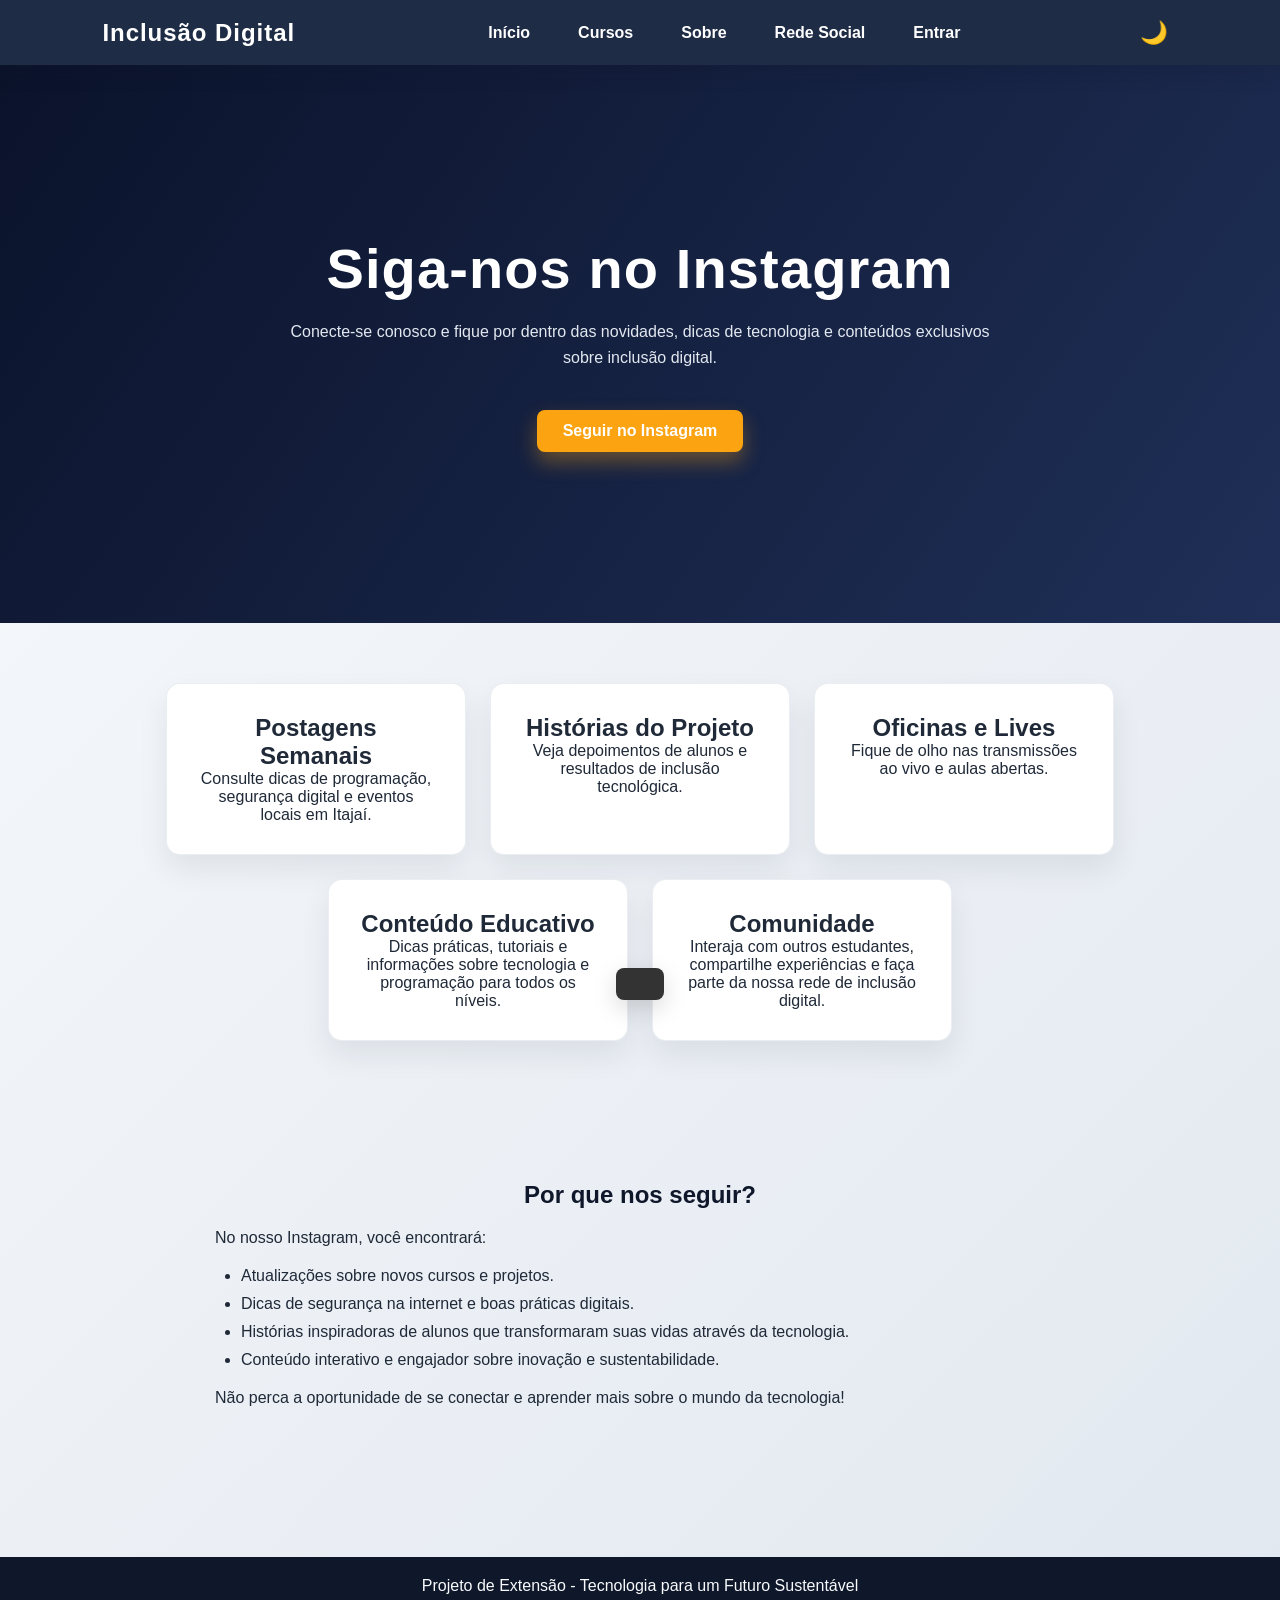
<file: rede_social.html>
<!DOCTYPE html>
<html lang="pt-br">
<head>
    <meta charset="UTF-8">
    <meta name="viewport" content="width=device-width, initial-scale=1.0">
    <title>Rede Social - Plataforma de Inclusão Digital</title>
    <link rel="stylesheet" href="styles.css">
</head>
<body>

<header>
    <div class="logo">Inclusão Digital</div>
    <button class="menu-toggle" id="menuToggle" aria-label="Abrir menu">☰</button>
    <nav id="mainNav">
        <a href="index.html">Início</a>
        <a href="curso.html">Cursos</a>
        <a href="sobre.html">Sobre</a>
        <a href="rede_social.html">Rede Social</a>
        <a href="index.html#authPanel">Entrar</a>
    </nav>
    <button class="theme-toggle" id="themeToggle" aria-label="Alternar tema">🌙</button>
</header>

<section class="hero">
    <div class="hero-text">
        <h1>Siga-nos no Instagram</h1>
        <p>Conecte-se conosco e fique por dentro das novidades, dicas de tecnologia e conteúdos exclusivos sobre inclusão digital.</p>
        <a href="https://www.instagram.com/auxilio.tecnologia/?utm_source=ig_web_button_share_sheet" class="btn" target="_blank">Seguir no Instagram</a>
    </div>
</section>

<section class="ods">
    <div class="ods-card" style="animation-delay: 0.1s;">
        <h2>Postagens Semanais</h2>
        <p>Consulte dicas de programação, segurança digital e eventos locais em Itajaí.</p>
    </div>
    <div class="ods-card" style="animation-delay: 0.3s;">
        <h2>Histórias do Projeto</h2>
        <p>Veja depoimentos de alunos e resultados de inclusão tecnológica.</p>
    </div>
    <div class="ods-card" style="animation-delay: 0.5s;">
        <h2>Oficinas e Lives</h2>
        <p>Fique de olho nas transmissões ao vivo e aulas abertas.</p>
    </div>
    <div class="ods-card">
        <h2>Conteúdo Educativo</h2>
        <p>Dicas práticas, tutoriais e informações sobre tecnologia e programação para todos os níveis.</p>
    </div>
    <div class="ods-card">
        <h2>Comunidade</h2>
        <p>Interaja com outros estudantes, compartilhe experiências e faça parte da nossa rede de inclusão digital.</p>
    </div>
</section>

<section class="sobre-projeto">
    <h2>Por que nos seguir?</h2>
    <p>No nosso Instagram, você encontrará:</p>
    <ul>
        <li>Atualizações sobre novos cursos e projetos.</li>
        <li>Dicas de segurança na internet e boas práticas digitais.</li>
        <li>Histórias inspiradoras de alunos que transformaram suas vidas através da tecnologia.</li>
        <li>Conteúdo interativo e engajador sobre inovação e sustentabilidade.</li>
    </ul>
    <p>Não perca a oportunidade de se conectar e aprender mais sobre o mundo da tecnologia!</p>
</section>

<footer>
    <p>Projeto de Extensão - Tecnologia para um Futuro Sustentável</p>
</footer>

<script src="notifications.js"></script>

<script>
    const menuToggle = document.getElementById('menuToggle');
    const mainNav = document.getElementById('mainNav');
    menuToggle.addEventListener('click', () => mainNav.classList.toggle('show'));

    // Dark Mode Toggle
    const themeToggle = document.getElementById('themeToggle');
    const savedTheme = localStorage.getItem('theme') || 'light';
    if (savedTheme === 'dark') {
        document.body.classList.add('dark-mode');
        themeToggle.textContent = '☀️';
    }
    themeToggle.addEventListener('click', () => {
        document.body.classList.toggle('dark-mode');
        localStorage.setItem('theme', document.body.classList.contains('dark-mode') ? 'dark' : 'light');
        themeToggle.textContent = document.body.classList.contains('dark-mode') ? '☀️' : '🌙';
    });
</script>

<div id="toast" class="toast"></div>
</body>
</html>
</file>
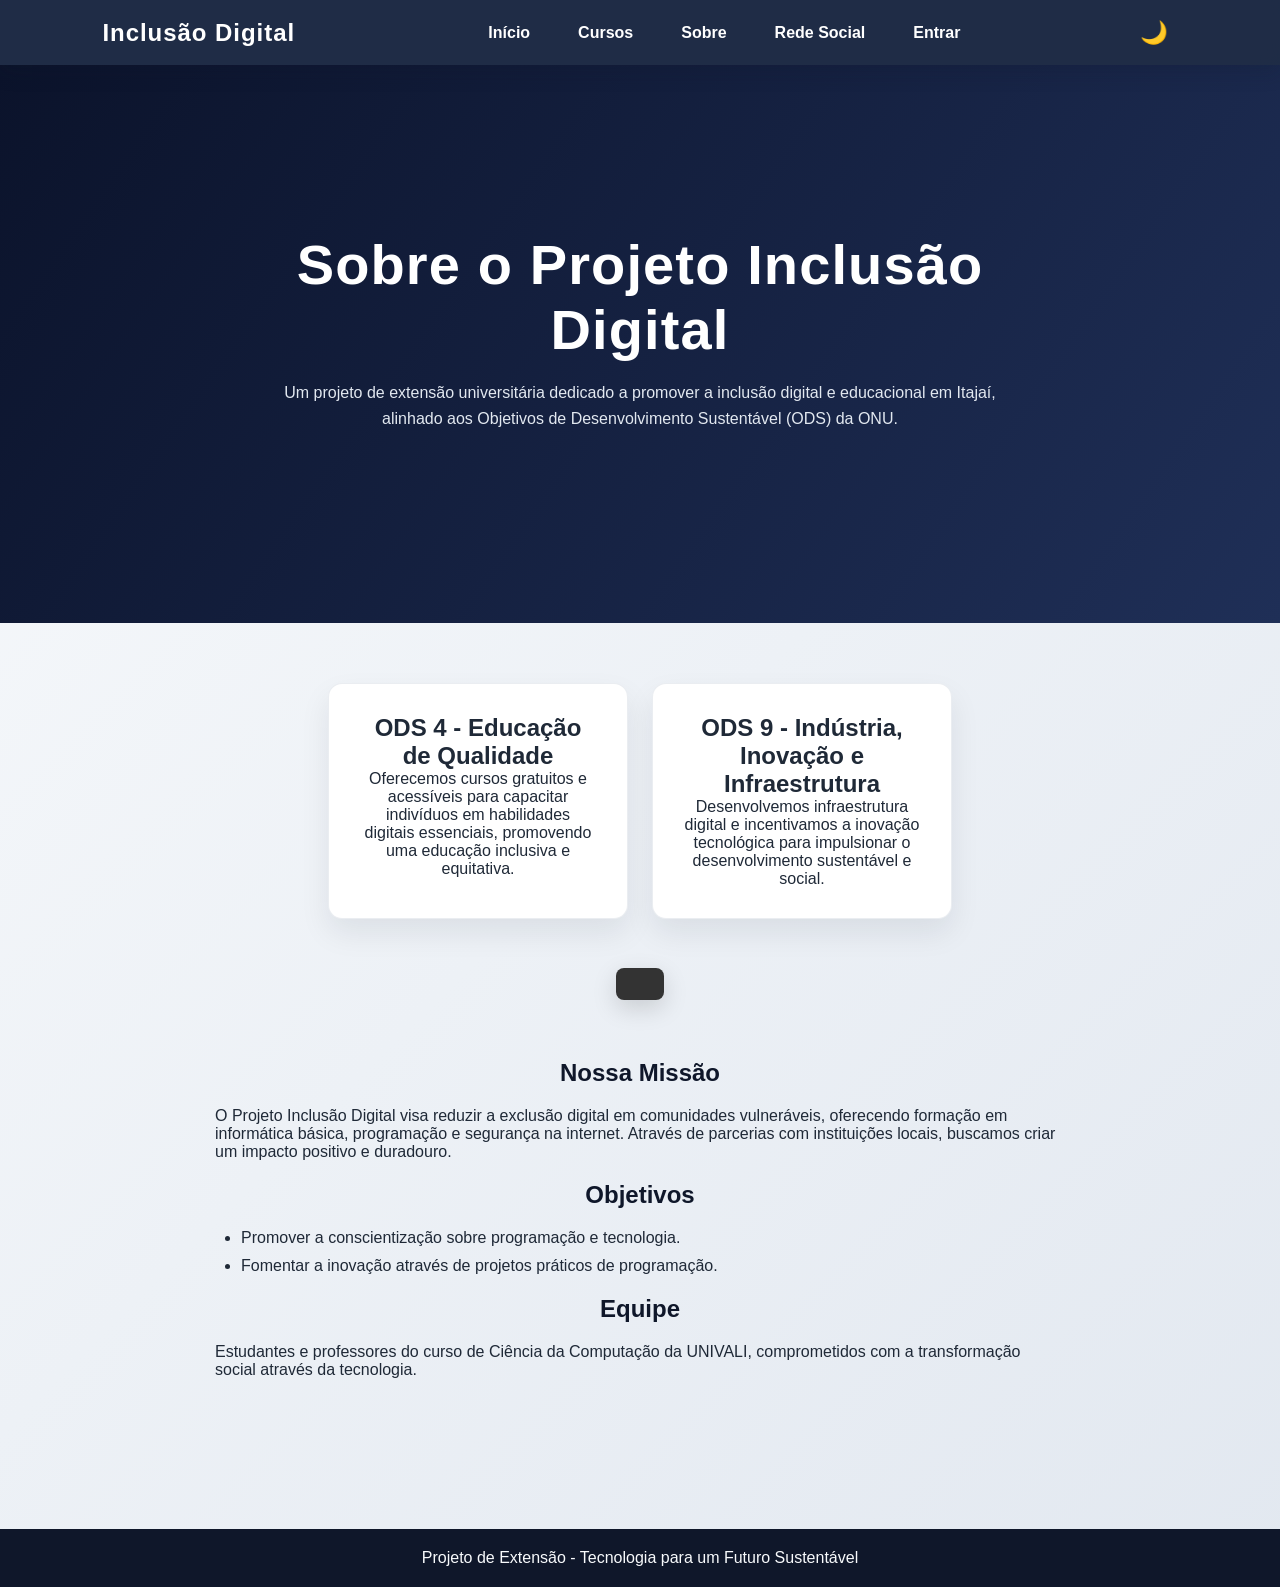
<file: sobre.html>
<!DOCTYPE html>
<html lang="pt-br">
<head>
    <meta charset="UTF-8">
    <meta name="viewport" content="width=device-width, initial-scale=1.0">
    <title>Sobre - Plataforma de Inclusão Digital</title>
    <link rel="stylesheet" href="styles.css">
</head>
<body>

<header>
    <div class="logo">Inclusão Digital</div>
    <button class="menu-toggle" id="menuToggle" aria-label="Abrir menu">☰</button>
    <nav id="mainNav">
        <a href="index.html">Início</a>
        <a href="curso.html">Cursos</a>
        <a href="sobre.html">Sobre</a>
        <a href="rede_social.html">Rede Social</a>
        <a href="index.html#authPanel">Entrar</a>
    </nav>
    <button class="theme-toggle" id="themeToggle" aria-label="Alternar tema">🌙</button>
</header>

<section class="hero">
    <div class="hero-text">
        <h1>Sobre o Projeto Inclusão Digital</h1>
        <p>Um projeto de extensão universitária dedicado a promover a inclusão digital e educacional em Itajaí, alinhado aos Objetivos de Desenvolvimento Sustentável (ODS) da ONU.</p>
    </div>
</section>

<section class="ods">
    <div class="ods-card">
        <h2>ODS 4 - Educação de Qualidade</h2>
        <p>Oferecemos cursos gratuitos e acessíveis para capacitar indivíduos em habilidades digitais essenciais, promovendo uma educação inclusiva e equitativa.</p>
    </div>
    <div class="ods-card">
        <h2>ODS 9 - Indústria, Inovação e Infraestrutura</h2>
        <p>Desenvolvemos infraestrutura digital e incentivamos a inovação tecnológica para impulsionar o desenvolvimento sustentável e social.</p>
    </div>
</section>

<section class="sobre-projeto">
    <h2>Nossa Missão</h2>
    <p>O Projeto Inclusão Digital visa reduzir a exclusão digital em comunidades vulneráveis, oferecendo formação em informática básica, programação e segurança na internet. Através de parcerias com instituições locais, buscamos criar um impacto positivo e duradouro.</p>
    <h2>Objetivos</h2>
    <ul>
        <li>Promover a conscientização sobre programação e tecnologia.</li>
        <li>Fomentar a inovação através de projetos práticos de programação.</li>
    </ul>
    <h2>Equipe</h2>
    <p>Estudantes e professores do curso de Ciência da Computação da UNIVALI, comprometidos com a transformação social através da tecnologia.</p>
</section>

<footer>
    <p>Projeto de Extensão - Tecnologia para um Futuro Sustentável</p>
</footer>

<script src="notifications.js"></script>

<script>
    const menuToggle = document.getElementById('menuToggle');
    const mainNav = document.getElementById('mainNav');
    menuToggle.addEventListener('click', () => mainNav.classList.toggle('show'));

    // Dark Mode Toggle
    const themeToggle = document.getElementById('themeToggle');
    const savedTheme = localStorage.getItem('theme') || 'light';
    if (savedTheme === 'dark') {
        document.body.classList.add('dark-mode');
        themeToggle.textContent = '☀️';
    }
    themeToggle.addEventListener('click', () => {
        document.body.classList.toggle('dark-mode');
        localStorage.setItem('theme', document.body.classList.contains('dark-mode') ? 'dark' : 'light');
        themeToggle.textContent = document.body.classList.contains('dark-mode') ? '☀️' : '🌙';
    });
</script>

<div id="toast" class="toast"></div>
</body>
</html>
</file>
<file: styles.css>
* {
    margin: 0;
    padding: 0;
    box-sizing: border-box;
    font-family: 'Inter', Arial, Helvetica, sans-serif;
}

:root {
    --main: #0f172a;
    --accent: #fca311;
    --softcard: #ffffff;
    --text: #1f2937;
    --muted: #64748b;
}

body {
    background: linear-gradient(135deg, #f8fafc 0%, #e2e8f0 100%);
    color: var(--text);
    min-height: 100vh;
    scroll-behavior: smooth;
}

header {
    position: sticky;
    top: 0;
    z-index: 100;
    background-color: rgba(20, 33, 61, 0.95);
    color: white;
    padding: 14px 8%;
    display: flex;
    justify-content: space-between;
    align-items: center;
    box-shadow: 0 6px 20px rgba(15, 23, 42, 0.2);
    backdrop-filter: blur(8px);
    gap: 24px;
}

#mainNav {
    display: flex;
    gap: 24px;
    align-items: center;
    flex: 1;
    justify-content: center;
}

.logo {
    font-size: 1.5rem;
    font-weight: 700;
    letter-spacing: 0.04em;
}

nav a {
    color: white;
    text-decoration: none;
    margin-left: 24px;
    font-weight: 600;
    transition: color 0.25s ease, transform 0.25s ease;
}

.menu-toggle {
    display: none;
    background: transparent;
    border: 0;
    color: white;
    font-size: 1.8rem;
    cursor: pointer;
}

nav a:hover {
    color: #fca311;
    transform: translateY(-1px);
}

.section-title {
    margin-bottom: 28px;
    font-size: 2.2rem;
    font-weight: 800;
    color: var(--main);
}

body.dark-mode .section-title {
    color: #f0f0f0;
}

.benefits {
    padding: 80px 10%;
    display: grid;
    grid-template-columns: repeat(auto-fit, minmax(220px, 1fr));
    gap: 20px;
    margin-top: 30px;
}

.benefit-card {
    background-color: var(--softcard);
    border-radius: 14px;
    border: 1px solid rgba(148, 163, 184, 0.2);
    padding: 20px;
    box-shadow: 0 12px 24px rgba(15, 23, 42, 0.09);
    transition: transform 0.25s ease, box-shadow 0.25s ease;
}

.benefit-card:hover {
    transform: translateY(-6px);
    box-shadow: 0 18px 30px rgba(15, 23, 42, 0.16);
}

.benefit-card h3 {
    margin-bottom: 12px;
    color: var(--main);
}

.testimonials {
    padding: 80px 10%;
    background: #f8fafc;
}

.testimonials-grid {
    display: grid;
    grid-template-columns: repeat(auto-fit, minmax(280px, 1fr));
    gap: 20px;
}

.testimonial-card {
    background-color: var(--softcard);
    padding: 24px;
    border-radius: 14px;
    border: 1px solid rgba(148, 163, 184, 0.22);
    box-shadow: 0 10px 22px rgba(15, 23, 42, 0.08);
    animation: appear 0.7s ease forwards;
}

.testimonial-card p {
    margin-bottom: 14px;
    color: var(--muted);
    line-height: 1.5;
}

.testimonial-card .author {
    font-weight: 700;
    color: var(--main);
}

.newsletter {
    padding: 70px 10%;
    text-align: center;
    background: linear-gradient(135deg, #ffffff, #f0f8ff);
}

.newsletter input {
    width: min(380px, 90%);
    padding: 12px 14px;
    border-radius: 999px;
    border: 1px solid rgba(148, 163, 184, 0.5);
    outline: none;
    font-size: 1rem;
    margin-right: 10px;
}

.newsletter button {
    padding: 12px 20px;
    border-radius: 999px;
    border: none;
    font-weight: 700;
    background-color: var(--main);
    color: white;
    cursor: pointer;
    transition: transform 0.2s ease, background-color 0.2s ease;
}

.newsletter button:hover {
    transform: translateY(-2px);
    background-color: #1f2f57;
}

@media (max-width: 860px) {
    .menu-toggle { display: block; }
    header { flex-wrap: wrap; }
    #mainNav { position: absolute; top: 65px; left: 0; right: 0; background: rgba(15, 23, 42, 0.98); padding: 14px 5%; border-radius: 0; display: none; flex-direction: column; gap: 12px; width: 100%; justify-content: flex-start; flex: none; }
    #mainNav a { margin: 0; padding: 6px 0; border-bottom: 1px solid rgba(255, 255, 255, 0.1); }
    #mainNav.show { display: flex; }
    .theme-toggle { margin-left: auto; }
    .benefits { padding: 40px 5%; }
    .testimonials { padding: 40px 5%; }
    .newsletter { padding: 40px 5%; }
    .hero { padding: 72px 6%; }
    .hero h1 { font-size: clamp(1.8rem, 7vw, 2.8rem); }
    .ods, .cards { gap: 14px; }
    .ods-card, .card { width: calc(100% - 30px); }
}

.hero {
    background: linear-gradient(125deg, #0b132b 0%, #1f2f57 100%);
    color: white;
    padding: 100px 10%;
    text-align: center;
    animation: heroFade 1s ease both;
}

body.dark-mode .hero {
    background: linear-gradient(125deg, #0a0e27 0%, #1a1f3a 100%);
}

@keyframes heroFade {
    from { opacity: 0; transform: translateY(24px); }
    to { opacity: 1; transform: translateY(0); }
}

.hero h1 {
    font-size: clamp(2rem, 5vw, 3.5rem);
    margin-bottom: 18px;
    letter-spacing: 0.02em;
}

.hero p {
    max-width: 720px;
    margin: 0 auto 25px;
    line-height: 1.6;
    color: #e2e8f0;
}

.btn, .btn-curso {
    display: inline-block;
    margin-top: 15px;
    padding: 12px 26px;
    background-color: var(--accent);
    color: var(--main);
    text-decoration: none;
    border-radius: 8px;
    font-weight: 700;
    box-shadow: 0 10px 20px rgba(252, 163, 17, 0.35);
    transition: transform 0.25s ease, background-color 0.25s ease;
}

.btn:hover, .btn-curso:hover {
    background-color: #ffb703;
    transform: translateY(-3px);
}

.ods {
    display: flex;
    justify-content: center;
    gap: 24px;
    padding: 60px 10%;
    flex-wrap: wrap;
}

.ods-card {
    background-color: var(--softcard);
    padding: 30px;
    border-radius: 14px;
    width: 300px;
    text-align: center;
    box-shadow: 0 14px 30px rgba(15, 23, 42, 0.08);
    border: 1px solid rgba(148, 163, 184, 0.2);
    transform: translateY(0);
    transition: transform 0.3s ease, box-shadow 0.3s ease;
    opacity: 0;
    animation: appear 0.6s ease forwards;
}

@keyframes appear {
    to { opacity: 1; transform: translateY(0); }
}

.ods-card:hover {
    transform: translateY(-8px);
    box-shadow: 0 18px 40px rgba(15, 23, 42, 0.2);
}

.cursos {
    padding: 80px 10%;
    text-align: center;
}

.cursos h2 {
    margin-bottom: 40px;
    font-size: 2rem;
    color: var(--main);
}

.cards {
    display: flex;
    gap: 30px;
    justify-content: center;
    flex-wrap: wrap;
}

.card {
    background-color: var(--softcard);
    width: 280px;
    padding: 25px;
    border-radius: 15px;
    box-shadow: 0px 6px 22px rgba(15, 23, 42, 0.12);
    border: 1px solid rgba(148, 163, 184, 0.2);
    transition: transform 0.3s ease, box-shadow 0.3s ease;
}

.card:hover {
    transform: translateY(-6px);
    box-shadow: 0px 15px 35px rgba(15, 23, 42, 0.25);
}

.card h3 {
    margin-bottom: 12px;
    color: #0f172a;
}

.card p {
    line-height: 1.5;
    color: var(--muted);
}

footer {
    background-color: #0f172a;
    color: #f8fafc;
    text-align: center;
    padding: 20px;
    margin-top: 50px;
}

.sobre-projeto, .conteudo {
    padding: 80px 10%;
    text-align: center;
}

.sobre-projeto h2 {
    margin-bottom: 20px;
    color: #0f172a;
}

.sobre-projeto p, .sobre-projeto ul {
    margin-bottom: 20px;
    text-align: left;
    max-width: 850px;
    margin-left: auto;
    margin-right: auto;
    color: var(--text);
}

.sobre-projeto ul {
    list-style-type: disc;
    padding-left: 26px;
}

.sobre-projeto li {
    margin-bottom: 10px;
}

@media (max-width: 860px) {
    header { padding: 14px 5%; }
    .hero { padding: 80px 5%; }
    .ods, .cards { gap: 16px; }
    .ods-card, .card { width: calc(100% - 40px); }
}

/* Dark Mode */
body.dark-mode {
    background: linear-gradient(135deg, #1a1a2e 0%, #16213e 100%);
    color: #e0e0e0;
}

body.dark-mode header {
    background-color: rgba(10, 10, 20, 0.98);
}

body.dark-mode header a {
    color: #e0e0e0;
}

body.dark-mode header a:hover {
    color: #fca311;
}

body.dark-mode .card,
body.dark-mode .ods-card,
body.dark-mode .benefit-card,
body.dark-mode .testimonial-card,
body.dark-mode .progress-card {
    background-color: #2a2a3e;
    border-color: #44475a;
}

body.dark-mode .card h3,
body.dark-mode .ods-card h2,
body.dark-mode .benefit-card h3 {
    color: #f0f0f0;
}

body.dark-mode .card p,
body.dark-mode .ods-card p,
body.dark-mode footer {
    color: #b0b0b0;
}

body.dark-mode .newsletter {
    background: linear-gradient(135deg, #1a1a2e 0%, #16213e 100%);
}

body.dark-mode .newsletter h2,
body.dark-mode .newsletter p {
    color: #e0e0e0;
}

body.dark-mode .newsletter input {
    background-color: #2a2a3e;
    color: #e0e0e0;
    border-color: #44475a;
}

body.dark-mode .newsletter input::placeholder {
    color: #888;
}

body.dark-mode .testimonials {
    background: #1a1a2e;
}

body.dark-mode .benefit-card p {
    color: #b0b0b0;
}

/* Theme Toggle Button */
.theme-toggle {
    background: transparent;
    border: none;
    font-size: 1.4rem;
    cursor: pointer;
    transition: transform 0.3s ease;
    color: white;
    margin-left: auto;
    padding: 5px 10px;
}

.theme-toggle:hover {
    transform: scale(1.15);
}

/* Perfil Page */
.perfil-container {
    max-width: 1200px;
    margin: 40px auto;
    padding: 0 10%;
}

.perfil-header {
    margin-bottom: 40px;
}

.perfil-card {
    background: white;
    border-radius: 16px;
    padding: 30px;
    box-shadow: 0 10px 40px rgba(15, 23, 42, 0.12);
    display: flex;
    align-items: center;
    gap: 30px;
}

body.dark-mode .perfil-card {
    background: #2a2a3e;
    color: #e0e0e0;
}

.avatar-wrapper {
    flex-shrink: 0;
}

.avatar {
    width: 120px;
    height: 120px;
    border-radius: 50%;
    border: 4px solid #fca311;
    box-shadow: 0 5px 20px rgba(252, 163, 17, 0.3);
}

.perfil-info h1 {
    font-size: 2rem;
    margin-bottom: 5px;
    color: #0f172a;
}

body.dark-mode .perfil-info h1 {
    color: #f0f0f0;
}

.perfil-stats {
    display: flex;
    gap: 30px;
    margin-top: 20px;
}

.stat {
    display: flex;
    flex-direction: column;
    align-items: center;
}

.stat-value {
    font-size: 1.8rem;
    font-weight: 800;
    color: #fca311;
}

.stat-label {
    font-size: 0.9rem;
    color: #64748b;
}

body.dark-mode .stat-label {
    color: #999;
}

/* Breadcrumb */
.breadcrumb {
    margin-bottom: 30px;
    font-size: 0.9rem;
    color: #64748b;
}

.breadcrumb a {
    color: #fca311;
    text-decoration: none;
}

body.dark-mode .breadcrumb {
    color: #999;
}

/* Tabs */
.tabs {
    display: flex;
    gap: 10px;
    margin-bottom: 30px;
    border-bottom: 2px solid #e2e8f0;
}

body.dark-mode .tabs {
    border-bottom-color: #44475a;
}

.tab-btn {
    background: none;
    border: none;
    padding: 12px 20px;
    font-size: 1rem;
    font-weight: 600;
    color: #64748b;
    cursor: pointer;
    border-bottom: 3px solid transparent;
    transition: all 0.3s ease;
}

.tab-btn:hover {
    color: #fca311;
}

.tab-btn.active {
    color: #fca311;
    border-bottom-color: #fca311;
}

body.dark-mode .tab-btn {
    color: #999;
}

.tab-content {
    display: none;
}

.tab-content.active {
    display: block;
    animation: fadeIn 0.3s ease;
}

@keyframes fadeIn {
    from { opacity: 0; transform: translateY(10px); }
    to { opacity: 1; transform: translateY(0); }
}

/* Progress Cards */
.cursos-progress {
    display: grid;
    gap: 20px;
}

.progress-card {
    background: white;
    padding: 20px;
    border-radius: 12px;
    box-shadow: 0 6px 20px rgba(15, 23, 42, 0.08);
    border: 1px solid rgba(148, 163, 184, 0.2);
}

body.dark-mode .progress-card {
    background: #2a2a3e;
}

.progress-bar {
    width: 100%;
    height: 8px;
    background-color: #e2e8f0;
    border-radius: 4px;
    margin: 12px 0;
    overflow: hidden;
}

body.dark-mode .progress-bar {
    background-color: #44475a;
}

.progress-filled {
    height: 100%;
    background: linear-gradient(90deg, #fca311, #ffb703);
    border-radius: 4px;
    transition: width 0.5s ease;
}

.progress-info {
    display: flex;
    justify-content: space-between;
    font-size: 0.9rem;
    color: #64748b;
}

body.dark-mode .progress-info {
    color: #999;
}

/* Settings Form */
.settings-form {
    max-width: 500px;
    background: white;
    padding: 30px;
    border-radius: 12px;
    box-shadow: 0 6px 20px rgba(15, 23, 42, 0.08);
}

body.dark-mode .settings-form {
    background: #2a2a3e;
}

.form-group {
    margin-bottom: 20px;
}

.form-group label {
    display: block;
    margin-bottom: 8px;
    font-weight: 600;
    color: #0f172a;
}

body.dark-mode .form-group label {
    color: #e0e0e0;
}

.form-group input[type="text"],
.form-group textarea {
    width: 100%;
    padding: 10px;
    border: 1px solid #cbd5e1;
    border-radius: 8px;
    font-family: inherit;
    font-size: 1rem;
}

body.dark-mode .form-group input[type="text"],
body.dark-mode .form-group textarea {
    background: #1a1a2e;
    color: #e0e0e0;
    border-color: #44475a;
}

.radio-group {
    display: flex;
    gap: 20px;
}

.radio-group label {
    display: flex;
    align-items: center;
    margin: 0;
    cursor: pointer;
}

.radio-group input[type="radio"] {
    margin-right: 8px;
}

/* Skeleton Loading */
.skeleton-card {
    background: linear-gradient(90deg, #e2e8f0 25%, #f0f4f8 50%, #e2e8f0 75%);
    background-size: 200% 100%;
    animation: skeleton-loading 2s infinite;
    height: 150px;
    border-radius: 12px;
    margin-bottom: 20px;
}

body.dark-mode .skeleton-card {
    background: linear-gradient(90deg, #44475a 25%, #555a6f 50%, #44475a 75%);
}

@keyframes skeleton-loading {
    0% { background-position: 200% 0; }
    100% { background-position: -200% 0; }
}

/* Toast Notifications */
.toast {
    position: fixed;
    bottom: -100px;
    left: 50%;
    transform: translateX(-50%);
    background: #333;
    color: white;
    padding: 16px 24px;
    border-radius: 8px;
    box-shadow: 0 8px 24px rgba(0, 0, 0, 0.15);
    transition: bottom 0.3s ease;
    z-index: 9999;
    max-width: 90%;
}

.toast.show {
    bottom: 20px;
}

.toast-success {
    background: #10b981;
}

.toast-error {
    background: #ef4444;
}

.toast-info {
    background: #3b82f6;
}

.text-muted {
    color: #999;
}

/* Auth Section */
.auth {
    background: linear-gradient(135deg, #f8f9fa, #e9ecef) !important;
}

body.dark-mode .auth {
    background: linear-gradient(135deg, #1a1a2e 0%, #16213e 100%) !important;
}

.auth h2 {
    color: var(--main);
}

body.dark-mode .auth h2 {
    color: #f0f0f0;
}

.auth p {
    color: var(--text);
}

body.dark-mode .auth p {
    color: #b0b0b0;
}

form {
    background: white;
}

body.dark-mode form {
    background: #2a2a3e;
    box-shadow: 0 8px 18px rgba(0, 0, 0, 0.3) !important;
}

form h3 {
    color: var(--main);
}

body.dark-mode form h3 {
    color: #000000;
}

form input {
    color: var(--text);
}

body.dark-mode form input {
    background-color: #1a1a2e !important;
    color: #e0e0e0 !important;
    border-color: #44475a !important;
}

body.dark-mode form input::placeholder {
    color: #888;
}

form button, .btn {
    color: white;
}

body.dark-mode .btn {
    background-color: var(--accent);
    color: var(--main);
}

body.dark-mode form button {
    background-color: var(--accent);
    color: var(--main);
}



/* Home refinements */
.skip-link {
    position: absolute;
    top: -40px;
    left: 12px;
    background: #111827;
    color: #fff;
    padding: 8px 12px;
    border-radius: 8px;
    z-index: 200;
}

.skip-link:focus {
    top: 12px;
}

.active-link {
    color: #fca311;
}

.hero {
    display: flex;
    flex-direction: column;
    align-items: center;
    justify-content: center;
    text-align: center;
    gap: 28px;
    min-height: 62vh;
}

.hero-text {
    max-width: 860px;
    margin: 0 auto;
}

.hero-cta-group {
    display: flex;
    justify-content: center;
    flex-wrap: wrap;
    gap: 12px;
}

.btn-secondary {
    background: transparent;
    border: 1px solid rgba(255,255,255,0.6);
    color: #fff;
    box-shadow: none;
}

.hero-highlights {
    width: min(980px, 100%);
    display: grid;
    grid-template-columns: repeat(3, minmax(180px, 1fr));
    gap: 14px;
}

.metric-card {
    background: rgba(255, 255, 255, 0.1);
    border: 1px solid rgba(255,255,255,0.24);
    border-radius: 14px;
    padding: 18px;
    text-align: center;
    margin-bottom: 0;
}

.metric-number {
    display: block;
    font-size: 1.8rem;
    font-weight: 800;
}

.metric-label {
    color: #cbd5e1;
}

.auth {
    padding: 50px 10%;
    background: linear-gradient(135deg, #ffffff, #e2e8f0);
}

.auth .section-title {
    text-align: center;
}

.auth-description {
    text-align: center;
    max-width: 720px;
    margin: 0 auto 20px;
    color: #334155;
}

.auth-info {
    text-align: center;
    margin-bottom: 24px;
}

#logoutBtn {
    margin-top: 14px;
}

.auth-panel {
    display: flex;
    justify-content: center;
    gap: 40px;
    flex-wrap: wrap;
}

.auth-form {
    background: white;
    padding: 20px;
    border-radius: 12px;
    box-shadow: 0 8px 18px rgba(0,0,0,0.08);
    width: 280px;
}

.auth-form input,
.course-toolbar input {
    width: 100%;
    padding: 10px;
    margin-bottom: 10px;
    border: 1px solid #cbd5e1;
    border-radius: 8px;
}

.auth-form button {
    width: 100%;
}

.course-toolbar {
    max-width: 420px;
    margin: 0 auto 28px;
}

.course-helper {
    color: #64748b;
    margin: -10px 0 20px;
}

.course-tag {
    display: inline-block;
    margin-bottom: 10px;
    padding: 4px 10px;
    border-radius: 999px;
    background: #fff4db;
    color: #a16207;
    font-size: 0.82rem;
    font-weight: 700;
}

.empty-courses {
    color: #64748b;
    margin-top: 8px;
}

body.dark-mode form h3 {
    color: #f0f0f0;
}

body.dark-mode .auth-description,
body.dark-mode .course-helper,
body.dark-mode .empty-courses {
    color: #cbd5e1;
}

body.dark-mode .course-tag {
    background: #3f2f12;
    color: #fcd34d;
}

@media (max-width: 860px) {
    .hero {
        min-height: auto;
    }

    .hero-highlights {
        grid-template-columns: 1fr;
        width: 100%;
        max-width: 420px;
        margin: 0 auto;
    }
}

.modal-overlay {
    position: fixed;
    inset: 0;
    background: rgba(2, 6, 23, 0.65);
    display: none;
    align-items: center;
    justify-content: center;
    z-index: 1200;
    padding: 16px;
}

.modal-overlay.show {
    display: flex;
}

.modal-card {
    width: min(460px, 100%);
    background: #ffffff;
    border-radius: 14px;
    padding: 24px;
    box-shadow: 0 20px 45px rgba(0, 0, 0, 0.25);
    text-align: center;
}

.modal-card h3 {
    color: #0f172a;
    margin-bottom: 10px;
}

.modal-card p {
    color: #334155;
    margin-bottom: 18px;
    line-height: 1.5;
}

.modal-actions {
    display: flex;
    gap: 10px;
    justify-content: center;
    flex-wrap: wrap;
}

.modal-close-btn {
    border: 1px solid #cbd5e1;
    color: #0f172a;
}

body.dark-mode .modal-card {
    background: #1e293b;
}

body.dark-mode .modal-card h3,
body.dark-mode .modal-close-btn {
    color: #f8fafc;
}

body.dark-mode .modal-card p {
    color: #cbd5e1;
}

@media (max-width: 540px) {
    .modal-actions {
        flex-direction: column;
    }

    .modal-actions .btn {
        width: 100%;
    }
}
</file>
